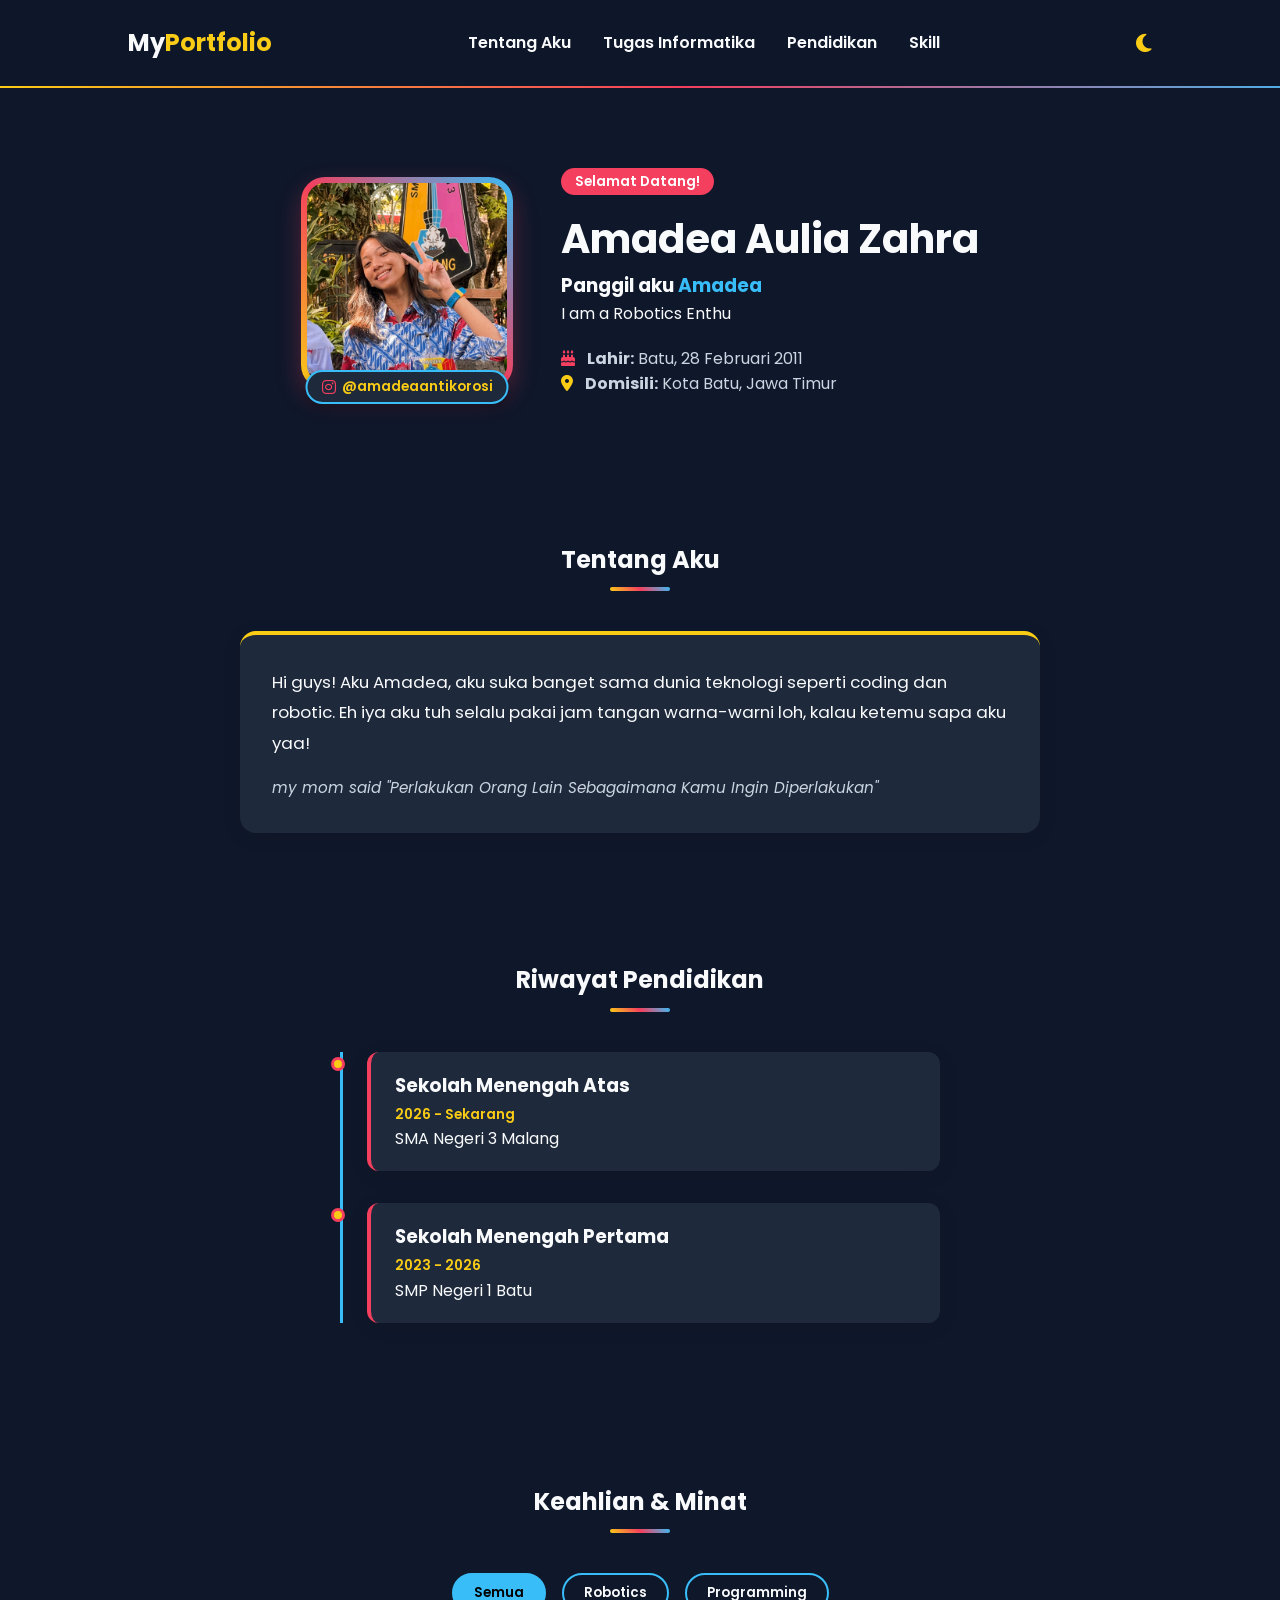
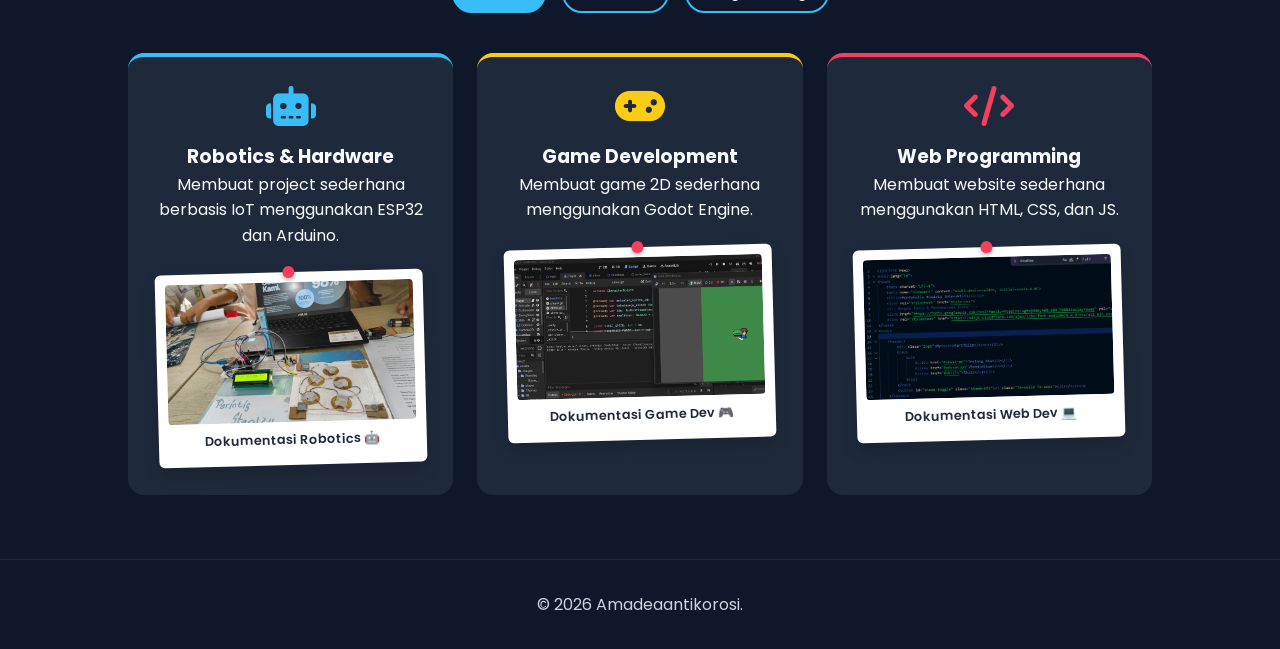
<file: index.html>
<!DOCTYPE html>
<html lang="id">
<head>
    <meta charset="UTF-8">
    <meta name="viewport" content="width=device-width, initial-scale=1.0">
    <title>Mengenal Amadea</title>
    <link rel="stylesheet" href="style.css">
    <!-- Google Fonts & FontAwesome Icons -->
    <link href="https://fonts.googleapis.com/css2?family=Poppins:wght@300;400;600;700&display=swap" rel="stylesheet">
    <link rel="stylesheet" href="https://cdnjs.cloudflare.com/ajax/libs/font-awesome/6.4.0/css/all.min.css">
</head>
<body>

    <header>
        <div class="logo">My<span>Portfolio</span></div>
        <nav>
            <ul>
                <li><a href="#about-me">Tentang Aku</a></li>
                <!-- Navigasi pindah halaman ke tugas.html -->
                <li><a href="tugas.html">Tugas Informatika</a></li>
                <li><a href="#education">Pendidikan</a></li>
                <li><a href="#skills">Skill</a></li>
            </ul>
        </nav>
        <button id="theme-toggle" class="theme-btn"><i class="fa-solid fa-moon"></i></button>
    </header>

    <!-- Hero Section / Biodata Utama -->
    <section id="about" class="hero-section">
        <div class="profile-container">
            <div class="avatar-wrapper">
                <img src="foto-profil.png" alt="Foto Profile" id="profile-img">
                <div class="social-tag"><i class="fa-brands fa-instagram"></i> @amadeaantikorosi</div>
            </div>
            <div class="bio-text">
                <span class="badge">Selamat Datang!</span>
                <h1><span id="full-name">Amadea Aulia Zahra</span></h1>
                <h3>Panggil aku <span class="highlight" id="nickname">Amadea</span></h3>
                <p class="typing-text">I am a <span id="typed"></span></p>
                
                <div class="bio-details">
                    <p><i class="fa-solid fa-cake-candles"></i> <strong>Lahir:</strong> <span id="birth-info">Batu, 28 Februari 2011</span></p>
                    <p><i class="fa-solid fa-location-dot"></i> <strong>Domisili:</strong> Kota Batu, Jawa Timur</p>
                </div>
            </div>
        </div>
    </section>

    <!-- SECTION TENTANG AKU -->
    <section id="about-me" class="section">
        <h2>Tentang Aku</h2>
        <div class="about-card">
            <p>
                Hi guys! Aku Amadea, aku suka banget sama dunia teknologi seperti coding dan robotic. Eh iya aku tuh selalu pakai jam tangan warna-warni loh, kalau ketemu sapa aku yaa!
            </p>
            <p class="about-subtext">
                <i>my mom said "Perlakukan Orang Lain Sebagaimana Kamu Ingin Diperlakukan"</i>
            </p>
        </div>
    </section>

    <!-- Section Pendidikan -->
    <section id="education" class="section">
        <h2>Riwayat Pendidikan</h2>
        <div class="timeline">
            <div class="timeline-item">
                <div class="timeline-dot"></div>
                <div class="timeline-content">
                    <h3>Sekolah Menengah Atas</h3>
                    <span class="date">2026 - Sekarang</span>
                    <p>SMA Negeri 3 Malang</p>
                </div>
            </div>
            <div class="timeline-item">
                <div class="timeline-dot"></div>
                <div class="timeline-content">
                    <h3>Sekolah Menengah Pertama</h3>
                    <span class="date">2023 - 2026</span>
                    <p>SMP Negeri 1 Batu</p>
                </div>
            </div>
        </div>
    </section>

    <!-- Section Skills Interaktif & Dokumentasi Foto Polaroid -->
    <section id="skills" class="section">
        <h2>Keahlian & Minat</h2>
        
        <!-- Filter Button -->
        <div class="filter-buttons">
            <button class="filter-btn active" data-filter="all">Semua</button>
            <button class="filter-btn" data-filter="robotic">Robotics</button>
            <button class="filter-btn" data-filter="gamedev">Programming</button>
        </div>

        <div class="skills-grid">
            <!-- Skill 1 -->
            <div class="skill-card" data-category="robotic">
                <div class="skill-head">
                    <i class="fa-solid fa-robot skill-icon"></i>
                    <h3>Robotics & Hardware</h3>
                </div>
                <p>Membuat project sederhana berbasis IoT menggunakan ESP32 dan Arduino.</p>
                
                <div class="polaroid-frame">
                    <div class="pin"></div>
                    <img src="robotik.jpeg" alt="Dokumentasi Robotics">
                    <span class="caption">Dokumentasi Robotics 🤖</span>
                </div>
            </div>

            <!-- Skill 2 -->
            <div class="skill-card" data-category="gamedev">
                <div class="skill-head">
                    <i class="fa-solid fa-gamepad skill-icon"></i>
                    <h3>Game Development</h3>
                </div>
                <p>Membuat game 2D sederhana menggunakan Godot Engine.</p>
                
                <div class="polaroid-frame">
                    <div class="pin"></div>
                    <img src="game.png" alt="Dokumentasi Game Dev">
                    <span class="caption">Dokumentasi Game Dev 🎮</span>
                </div>
            </div>

            <!-- Skill 3 -->
            <div class="skill-card" data-category="gamedev">
                <div class="skill-head">
                    <i class="fa-solid fa-code skill-icon"></i>
                    <h3>Web Programming</h3>
                </div>
                <p>Membuat website sederhana menggunakan HTML, CSS, dan JS.</p>
                
                <div class="polaroid-frame">
                    <div class="pin"></div>
                    <img src="web.png" alt="Dokumentasi Web Dev">
                    <span class="caption">Dokumentasi Web Dev 💻</span>
                </div>
            </div>
        </div>
    </section>

    <footer>
        <p>&copy; 2026 Amadeaantikorosi.</p>
    </footer>

    <script src="script.js"></script>
</body>
</html>
</file>
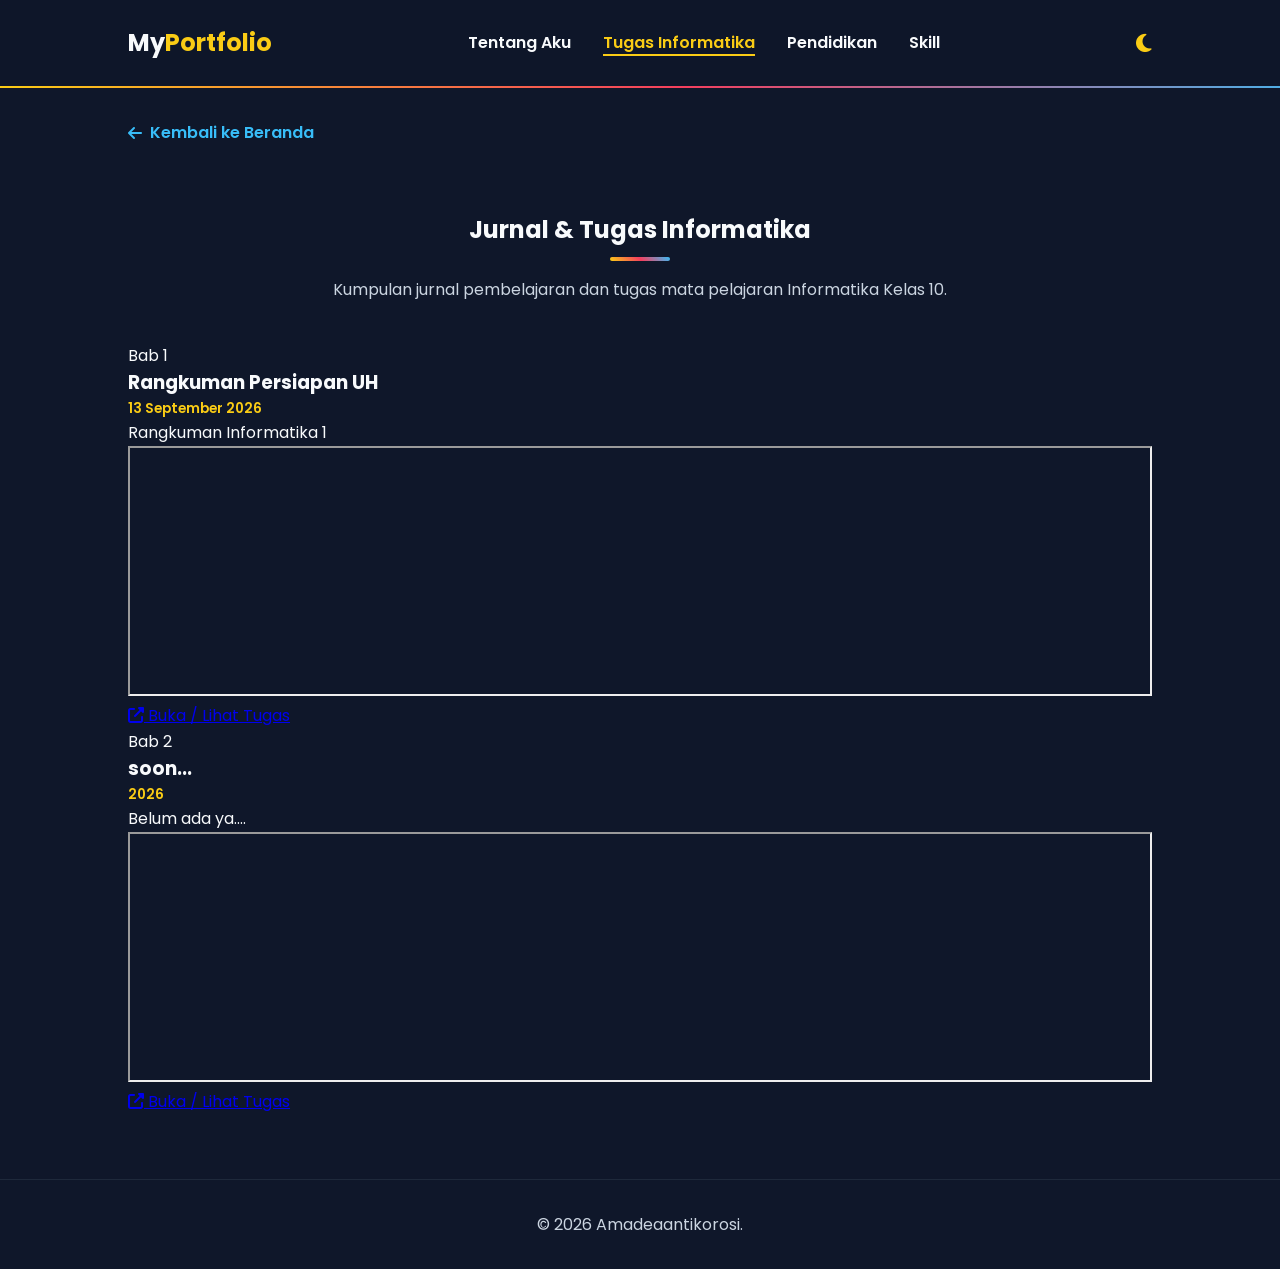
<file: tugas.html>
<!DOCTYPE html>
<html lang="id">
<head>
    <meta charset="UTF-8">
    <meta name="viewport" content="width=device-width, initial-scale=1.0">
    <title>Jurnal & Tugas Informatika - Amadea</title>
    <link rel="stylesheet" href="style.css">
    <!-- Google Fonts & FontAwesome Icons -->
    <link href="https://fonts.googleapis.com/css2?family=Poppins:wght@300;400;600;700&display=swap" rel="stylesheet">
    <link rel="stylesheet" href="https://cdnjs.cloudflare.com/ajax/libs/font-awesome/6.4.0/css/all.min.css">
</head>
<body>

    <header>
        <div class="logo">My<span>Portfolio</span></div>
        <nav>
            <ul>
                <li><a href="index.html#about-me">Tentang Aku</a></li>
                <li><a href="tugas.html" class="active-link">Tugas Informatika</a></li>
                <li><a href="index.html#education">Pendidikan</a></li>
                <li><a href="index.html#skills">Skill</a></li>
            </ul>
        </nav>
        <button id="theme-toggle" class="theme-btn"><i class="fa-solid fa-moon"></i></button>
    </header>

    <!-- Tombol Kembali ke Beranda -->
    <div style="padding: 2rem 10% 0 10%;">
        <a href="index.html" class="btn-back">
            <i class="fa-solid fa-arrow-left"></i> Kembali ke Beranda
        </a>
    </div>

    <!-- HALAMAN KHUSUS TUGAS INFORMATIKA -->
    <section class="section">
        <h2>Jurnal & Tugas Informatika</h2>
        <p style="text-align: center; color: var(--text-secondary); margin-top: -1.5rem; margin-bottom: 2.5rem;">
            Kumpulan jurnal pembelajaran dan tugas mata pelajaran Informatika Kelas 10.
        </p>

        <div class="assignment-grid">
            
            <!-- Tugas 1 -->
            <div class="assignment-card">
                <div class="assignment-header">
                    <span class="tag">Bab 1</span>
                    <h3>Rangkuman Persiapan UH</h3>
                    <p class="date">13 September 2026</p>
                </div>
                <p>Rangkuman Informatika 1</p>
                
                <div class="pdf-container">
                    <iframe src="https://drive.google.com/file/d/1oMLcocINfXLmjzOuqh8kPCEtB_rczBSxX7O9YCbWe3c/preview" width="100%" height="250px" allow="autoplay"></iframe>
                </div>

                <a href="https://drive.google.com/file/d/1oMLcocINfXLmjzOuqh8kPCEtB_rczBSxX7O9YCbWe3c/view" target="_blank" class="btn-download">
                    <i class="fa-solid fa-up-right-from-square"></i> Buka / Lihat Tugas
                </a>
            </div>

            <!-- Tugas 2 -->
            <div class="assignment-card">
                <div class="assignment-header">
                    <span class="tag">Bab 2</span>
                    <h3>soon...</h3>
                    <p class="date">2026</p>
                </div>
                <p>Belum ada ya....</p>
                
                <div class="pdf-container">
                    <iframe src="https://drive.google.com/file/d/1_EXAMPLE_ID/preview" width="100%" height="250px" allow="autoplay"></iframe>
                </div>

                <a href="https://drive.google.com/file/d/1_EXAMPLE_ID/view" target="_blank" class="btn-download">
                    <i class="fa-solid fa-up-right-from-square"></i> Buka / Lihat Tugas
                </a>
            </div>

        </div>
    </section>

    <footer>
        <p>&copy; 2026 Amadeaantikorosi.</p>
    </footer>

    <script src="script.js"></script>
</body>
</html>
</file>
<file: style.css>
:root {
    --bg-color: #0f172a;
    --card-bg: #1e293b;
    --text-color: #f8fafc;
    --text-secondary: #cbd5e1;
    
    /* Palette Warna Colorful */
    --blue-color: #38bdf8;
    --yellow-color: #facc15;
    --red-color: #f43f5e;
    
    /* Gradient Ala Instagram / Social Media Frame */
    --insta-gradient: linear-gradient(45deg, #facc15, #f43f5e, #38bdf8);
}

[data-theme="light"] {
    --bg-color: #f8fafc;
    --card-bg: #ffffff;
    --text-color: #0f172a;
    --text-secondary: #475569;
    
    /* Sesuaikan warna aksen agar kontras & terbaca di background putih */
    --blue-color: #0284c7;
    --yellow-color: #d97706; /* Kuning yang lebih gelap/amber biar jelas terbaca */
    --red-color: #e11d48;
}

/* FIX TELEPORT SMOOTH SCROLL PAS DI JUDUL */
html {
    scroll-behavior: smooth;
}

.section, .hero-section {
    scroll-margin-top: 90px; /* Mencegah judul bab tertutup header saat diklik dari menu */
}

* {
    margin: 0;
    padding: 0;
    box-sizing: border-box;
    font-family: 'Poppins', sans-serif;
    transition: background-color 0.3s, color 0.3s;
}

body {
    background-color: var(--bg-color);
    color: var(--text-color);
    line-height: 1.6;
}

/* Header */
header {
    display: flex;
    justify-content: space-between;
    align-items: center;
    padding: 1.5rem 10%;
    position: sticky;
    top: 0;
    
    /* Pakai variabel background agar ngikut mode terang/gelap */
    background: rgba(248, 250, 252, 0.85); 
    backdrop-filter: blur(10px);
    z-index: 100;
    border-bottom: 2px solid;
    border-image: var(--insta-gradient) 1;
}

/* Tambahkan ini biar background header fleksibel */
[data-theme="light"] header {
    background: rgba(248, 250, 252, 0.9);
}

body:not([data-theme="light"]) header {
    background: rgba(15, 23, 42, 0.85);
}

.logo {
    font-size: 1.5rem;
    font-weight: 700;
}

.logo span {
    color: var(--yellow-color);
}

nav ul {
    display: flex;
    list-style: none;
    gap: 2rem;
}

nav a {
    color: var(--text-color);
    text-decoration: none;
    font-weight: 600;
}

nav a:hover {
    color: var(--blue-color);
}

.theme-btn {
    background: none;
    border: none;
    color: var(--yellow-color);
    font-size: 1.3rem;
    cursor: pointer;
}

/* Hero Section */
.hero-section {
    padding: 5rem 10%;
    display: flex;
    justify-content: center;
}

.profile-container {
    display: flex;
    align-items: center;
    gap: 3rem;
    flex-wrap: wrap;
}

/* --- FRAME FOTO KOTAK ALA INSTAGRAM --- */
.avatar-wrapper {
    position: relative;
    padding: 6px; /* Ketebalan Frame Instagram */
    background: var(--insta-gradient);
    border-radius: 24px; /* Kotak dengan sudut melengkung halus */
    box-shadow: 0 10px 25px rgba(244, 63, 94, 0.3);
}

.avatar-wrapper img {
    width: 200px;
    height: 200px;
    border-radius: 18px; /* Mengikuti lekukan frame */
    object-fit: cover;
    display: block;
    background-color: var(--card-bg);
}

/* Aksesoris Username Ala Medsos di atas Foto */
.social-tag {
    position: absolute;
    bottom: -15px;
    left: 50%;
    transform: translateX(-50%);
    background: var(--card-bg);
    color: var(--yellow-color); /* Warna teks & logo mengikuti aksen UI */
    padding: 4px 14px;
    border-radius: 20px;
    font-size: 0.85rem;
    font-weight: 600;
    border: 2px solid var(--blue-color);
    white-space: nowrap;
    display: flex;
    align-items: center;
    gap: 6px; /* Jarak antara logo Instagram dan nama akun */
    box-shadow: 0 4px 10px rgba(0, 0, 0, 0.3);
}

/* Efek saat tag difokuskan / di-hover */
.social-tag i {
    font-size: 1rem;
    color: var(--red-color); /* Logo Instagram diberi warna merah aksen UI */
}

/* Teks & Aksesori Warna */
.badge {
    background: var(--red-color);
    color: #fff;
    padding: 4px 14px;
    border-radius: 20px;
    font-size: 0.85rem;
    font-weight: 600;
}

.bio-text h1 {
    font-size: 2.5rem;
    margin-top: 0.8rem;
}

.highlight {
    color: var(--blue-color);
}

.bio-details {
    margin-top: 1.2rem;
    color: var(--text-secondary);
}

.bio-details p i {
    margin-right: 8px;
}

.bio-details p:nth-child(1) i { color: var(--red-color); }
.bio-details p:nth-child(2) i { color: var(--yellow-color); }

/* Section Common */
.section {
    padding: 4rem 10%;
}

.section h2 {
    text-align: center;
    margin-bottom: 2.5rem;
    position: relative;
    color: var(--text-color);
}

.section h2::after {
    content: '';
    display: block;
    width: 60px;
    height: 4px;
    background: var(--insta-gradient);
    margin: 8px auto 0;
    border-radius: 2px;
}

/* SECTION TENTANG AKU */
.about-card {
    background: var(--card-bg);
    padding: 2rem;
    border-radius: 16px;
    max-width: 800px;
    margin: 0 auto;
    border-top: 4px solid var(--yellow-color);
    box-shadow: 0 4px 20px rgba(0, 0, 0, 0.08);
    font-size: 1.05rem;
    line-height: 1.8;
}

.about-subtext {
    margin-top: 1rem;
    color: var(--text-secondary);
    font-size: 0.95rem;
}

/* Timeline Pendidikan (Colorful) */
.timeline {
    border-left: 3px solid var(--blue-color);
    margin: 0 auto;
    max-width: 600px;
    padding-left: 1.5rem;
}

.timeline-item {
    position: relative;
    margin-bottom: 2rem;
}

.timeline-dot {
    width: 14px;
    height: 14px;
    background: var(--yellow-color);
    border: 3px solid var(--red-color);
    border-radius: 50%;
    position: absolute;
    left: -2.25rem;
    top: 5px;
}

.timeline-content {
    background: var(--card-bg);
    padding: 1.2rem 1.5rem;
    border-radius: 12px;
    border-left: 4px solid var(--red-color);
    /* BOX SHADOW BIAR KOTAKNYA LEBIH TIMBUL & KELIHATAN PEGAS */
    box-shadow: 0 4px 20px rgba(0, 0, 0, 0.08);
    transition: transform 0.3s ease, box-shadow 0.3s ease;
}

/* Efek sedikit terangkat saat di-hover */
.timeline-content:hover {
    transform: translateY(-3px);
    box-shadow: 0 8px 25px rgba(0, 0, 0, 0.12);
}

.date {
    font-size: 0.85rem;
    color: var(--yellow-color);
    font-weight: 600;
}

/* Filter Skills Button (Colorful) */
.filter-buttons {
    display: flex;
    justify-content: center;
    gap: 1rem;
    margin-bottom: 2.5rem;
}

.filter-btn {
    padding: 8px 20px;
    border: 2px solid var(--blue-color);
    background: transparent;
    color: var(--text-color);
    border-radius: 20px;
    font-weight: 600;
    cursor: pointer;
}

.filter-btn:nth-child(1).active { background: var(--blue-color); color: #000; }
.filter-btn:nth-child(2).active { background: var(--yellow-color); border-color: var(--yellow-color); color: #000; }
.filter-btn:nth-child(3).active { background: var(--red-color); border-color: var(--red-color); color: #fff; }

.skills-grid {
    display: grid;
    grid-template-columns: repeat(auto-fit, minmax(240px, 1fr));
    gap: 1.5rem;
}

.skill-card {
    background: var(--card-bg);
    padding: 1.8rem;
    border-radius: 16px;
    text-align: center;
    transition: transform 0.3s ease, box-shadow 0.3s ease;
    border-top: 4px solid var(--blue-color);
}

.skill-card:nth-child(2) {
    border-top-color: var(--yellow-color);
}

.skill-card:nth-child(3) {
    border-top-color: var(--red-color);
}

.skill-card:hover {
    transform: translateY(-8px);
    box-shadow: 0 10px 20px rgba(0, 0, 0, 0.3);
}

.skill-icon {
    font-size: 2.5rem;
    margin-bottom: 1rem;
}

.skill-card:nth-child(1) .skill-icon { color: var(--blue-color); }
.skill-card:nth-child(2) .skill-icon { color: var(--yellow-color); }
.skill-card:nth-child(3) .skill-icon { color: var(--red-color); }

/* FRAME FOTO POLAROID UNIK UNTUK DOKUMENTASI SKILL */
.polaroid-frame {
    background: #ffffff;
    padding: 10px 10px 15px 10px;
    border-radius: 6px;
    margin-top: 1.5rem;
    box-shadow: 0 8px 15px rgba(0, 0, 0, 0.15);
    position: relative;
    transform: rotate(-1.5deg); /* Efek miring ala foto polaroid */
    transition: transform 0.3s ease;
}

.polaroid-frame .pin {
    width: 12px;
    height: 12px;
    background: var(--red-color);
    border-radius: 50%;
    position: absolute;
    top: -6px;
    left: 50%;
    transform: translateX(-50%);
    box-shadow: 0 2px 4px rgba(0,0,0,0.3);
}

.polaroid-frame:hover {
    transform: rotate(0deg) scale(1.02);
}

.polaroid-frame img {
    width: 100%;
    height: 140px;
    object-fit: cover;
    border-radius: 4px;
    display: block;
}

.polaroid-frame .caption {
    display: block;
    margin-top: 8px;
    font-size: 0.8rem;
    font-weight: 600;
    color: #1e293b;
    text-align: center;
}

footer {
    text-align: center;
    padding: 2rem;
    color: var(--text-secondary);
    border-top: 1px solid var(--card-bg);
}

/* ==========================================
   RESPONSIVE DESIGN (Tampilan untuk HP & Tablet)
   ========================================== */

/* Untuk layar HP (Maksimal lebar 768px) */
@media screen and (max-width: 768px) {
    
    /* 1. Ubah Header/Navigasi agar tidak sesak */
    header {
        flex-direction: column;
        gap: 1rem;
        padding: 1rem 5%;
    }

    nav ul {
        gap: 1rem;
        font-size: 0.9rem;
    }

    /* 2. Ubah Hero Section (Foto & Bio jadi menumpuk ke bawah) */
    .hero-section {
        padding: 3rem 5%;
    }

    .profile-container {
        flex-direction: column; /* Foto di atas, teks di bawah */
        text-align: center;
        gap: 2rem;
    }

    .bio-text h1 {
        font-size: 1.8rem; /* Ukuran judul lebih kecil di HP */
    }

    .bio-details p {
        justify-content: center;
    }

    /* 3. Penyesuaian Padding Section */
    .section {
        padding: 3rem 5%;
    }

    /* 4. Tombol Filter Skill disesuaikan agar tidak offset */
    .filter-buttons {
        flex-wrap: wrap;
    }
    
    .filter-btn {
        padding: 6px 14px;
        font-size: 0.85rem;
    }
}

/* TAMBAHAN UNTUK HALAMAN TUGAS */
.btn-back {
    display: inline-flex;
    align-items: center;
    gap: 8px;
    color: var(--blue-color);
    text-decoration: none;
    font-weight: 600;
    transition: transform 0.2s;
}

.btn-back:hover {
    transform: translateX(-4px);
}

nav a.active-link {
    color: var(--yellow-color);
    border-bottom: 2px solid var(--yellow-color);
}
</file>
